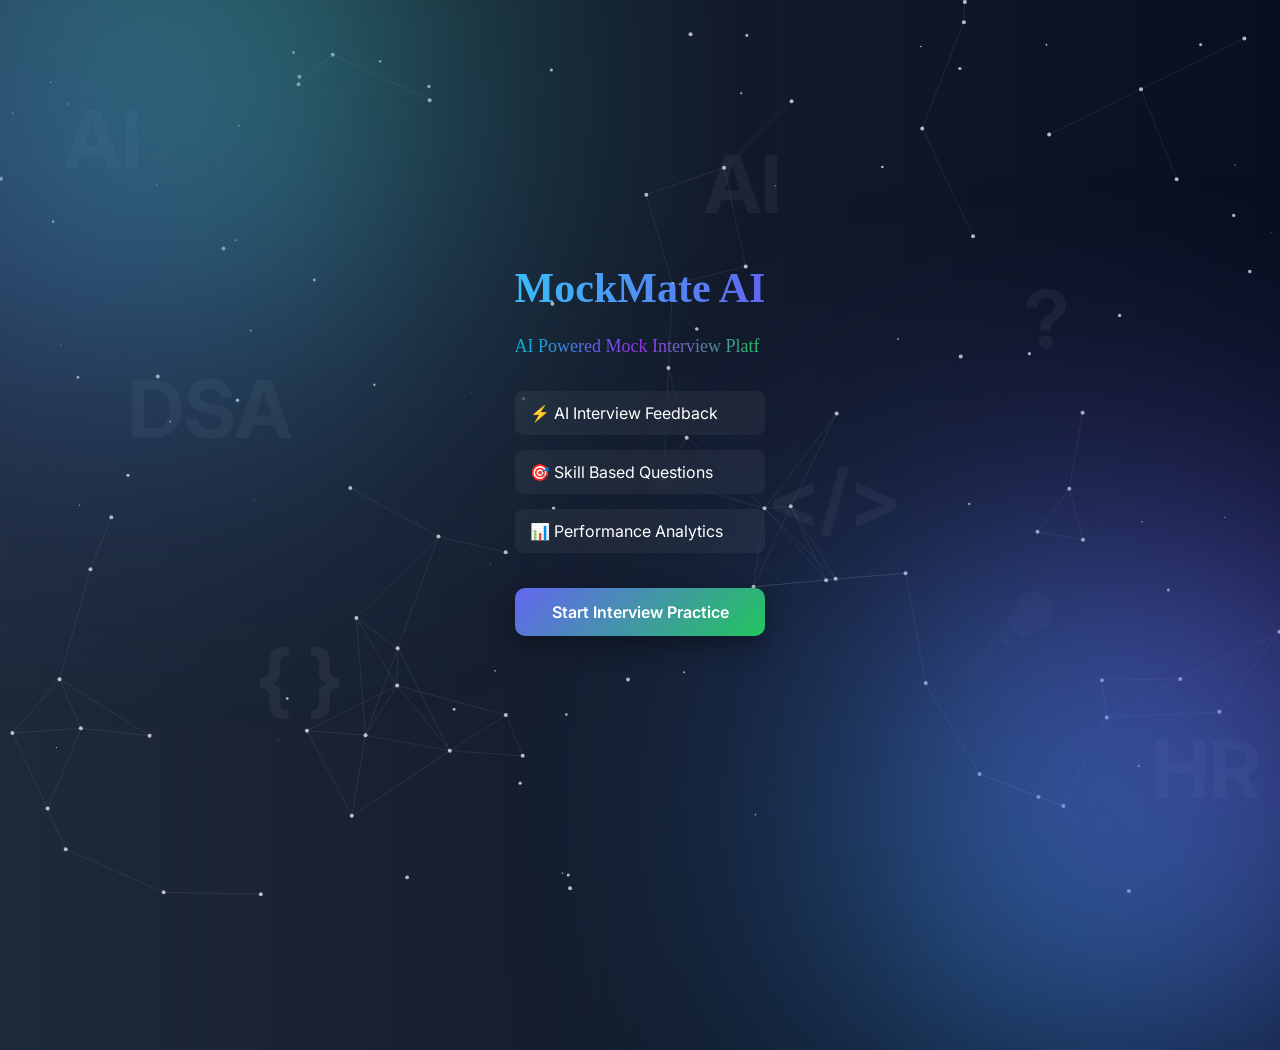
<file: frontend/index.html>
<!DOCTYPE html>
<html lang="en">
<head>
<meta charset="UTF-8">
<meta name="viewport" content="width=device-width, initial-scale=1.0">

<title>MockMate AI</title>

<link rel="stylesheet" href="style.css">

<link href="https://fonts.googleapis.com/css2?family=Inter:wght@300;400;500;600&display=swap" rel="stylesheet">

</head>

<body>

<canvas id="neural-network"></canvas>

<div class="cinematic-bg">
<span>AI</span>
<span>?</span>
<span>{ }</span>
<span>&lt;/&gt;</span>
<span>HR</span>
<span>DSA</span>
<span>AI</span>
<span>🎤</span>
</div>

<div class="background-blobs">
<div class="blob1"></div>
<div class="blob2"></div>
</div>

<div class="main-container">

<div class="left-panel">

<h1>MockMate AI</h1>

<p id="typing-text"></p>

<div class="features">
<div class="feature">⚡ AI Interview Feedback</div>
<div class="feature">🎯 Skill Based Questions</div>
<div class="feature">📊 Performance Analytics</div>
</div>

<button class="start-btn" onclick="openLogin()">Start Interview Practice</button>

</div>


<!-- LOGIN CARD -->

<div class="login-card">

<h2>Welcome Back</h2>
<p class="subtitle">Login to continue your preparation</p>

<form>

<div class="input-group">
<input type="email" required>
<label>Email Address</label>
</div>

<div class="input-group password-field">
<input type="password" id="password" required>
<label>Password</label>
<span class="toggle-password" onclick="togglePassword()">👁</span>
</div>

<div class="options">
<label>
<input type="checkbox"> Remember me
</label>
<a href="#">Forgot Password?</a>
</div>

<button type="button" class="login-btn" onclick="goDashboard()">Login</button>

<div class="divider">
<span>or continue with</span>
</div>

<div class="social-login">
<button class="google">Google</button>
<button class="github">GitHub</button>
</div>

<p class="signup">
Don't have an account?
<a href="javascript:void(0)" onclick="showSignup()">Create account</a>
</p>

</form>

</div>


<!-- SIGNUP CARD -->

<div class="signup-card" style="display:none;">

<h2>Create Account</h2>
<p class="subtitle">Start your interview preparation</p>

<form>

<div class="input-group">
<input type="text" required>
<label>First Name</label>
</div>

<div class="input-group">
<input type="text" required>
<label>Last Name</label>
</div>

<div class="input-group">
<input type="tel" required>
<label>Phone Number</label>
</div>

<div class="input-group">
<input type="email" required>
<label>Email</label>
</div>

<div class="input-group">
<input type="password" required>
<label>Create Password</label>
</div>

<div class="select-group">
<label>Interview Interest</label>

<select>
<option>HR Interview</option>
<option>Technical Interview</option>
<option>Data Structures</option>
<option>System Design</option>
<option>Behavioral Interview</option>
</select>

</div>

<button type="button" class="login-btn" onclick="createAccount()">Create Account</button>

<p class="signup">
Already have an account?
<a href="javascript:void(0)" onclick="showLogin()">Login</a>
</p>

</form>

</div>

</div>

<script src="script.js"></script>

</body>
</html>
</file>
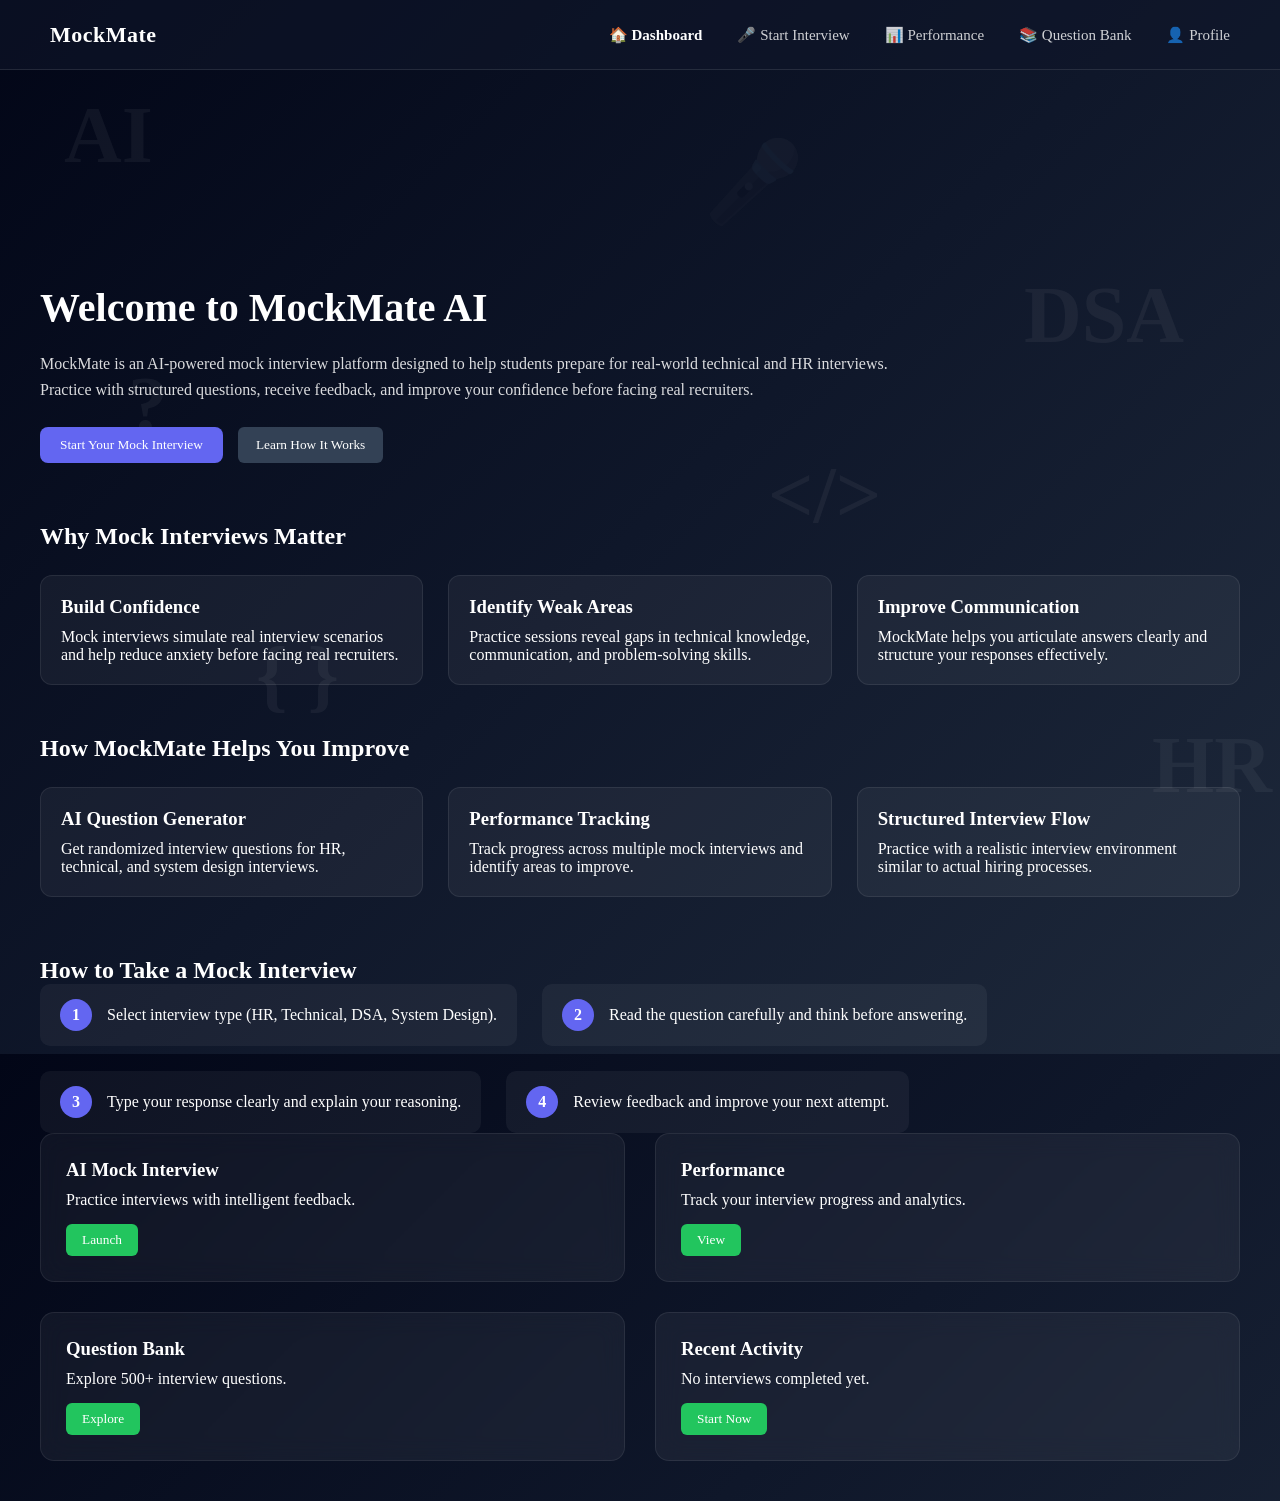
<file: frontend/dashboard.html>
<!DOCTYPE html>
<html lang="en">
<head>

<meta charset="UTF-8">
<meta name="viewport" content="width=device-width, initial-scale=1.0">

<title>MockMate Dashboard</title>

<link rel="stylesheet" href="dashboard.css">

</head>

<body>
<canvas id="dashboard-network"></canvas>

<div class="cinematic-bg">

<span>AI</span>
<span>DSA</span>
<span>{ }</span>
<span>&lt;/&gt;</span>
<span>HR</span>
<span>?</span>
<span>🎤</span>

</div>
<div class="dashboard-container">

<!-- SIDEBAR -->

<nav class="navbar">

<div class="logo">
MockMate
</div>

<ul class="nav-links">

<li class="active">🏠 Dashboard</li>
<li>🎤 Start Interview</li>
<li onclick="goPerformance()">📊 Performance</li>
<li>📚 Question Bank</li>
<li>👤 Profile</li>

</ul>

</nav>


<!-- MAIN CONTENT -->

<div class="main-content">

<div class="hero-section">

<h1>Welcome to MockMate AI</h1>

<p>
MockMate is an AI-powered mock interview platform designed to help students
prepare for real-world technical and HR interviews. Practice with structured
questions, receive feedback, and improve your confidence before facing real recruiters.
</p>

<div class="hero-buttons">

<button class="start-interview" onclick="openInterviewModal()">
Start Your Mock Interview
</button>

<button class="learn-more">
Learn How It Works
</button>

</div>

</div>
<div class="info-section">

<h2>Why Mock Interviews Matter</h2>

<div class="info-grid">

<div class="info-card">
<h3>Build Confidence</h3>
<p>
Mock interviews simulate real interview scenarios and help reduce anxiety
before facing real recruiters.
</p>
</div>

<div class="info-card">
<h3>Identify Weak Areas</h3>
<p>
Practice sessions reveal gaps in technical knowledge, communication,
and problem-solving skills.
</p>
</div>

<div class="info-card">
<h3>Improve Communication</h3>
<p>
MockMate helps you articulate answers clearly and structure your responses effectively.
</p>
</div>

</div>

</div>

<div class="info-section">

<h2>How MockMate Helps You Improve</h2>

<div class="info-grid">

<div class="info-card">
<h3>AI Question Generator</h3>
<p>
Get randomized interview questions for HR, technical, and system design interviews.
</p>
</div>

<div class="info-card">
<h3>Performance Tracking</h3>
<p>
Track progress across multiple mock interviews and identify areas to improve.
</p>
</div>

<div class="info-card">
<h3>Structured Interview Flow</h3>
<p>
Practice with a realistic interview environment similar to actual hiring processes.
</p>
</div>

</div>

</div>

<div class="guide-section">

<h2>How to Take a Mock Interview</h2>

<div class="steps">

<div class="step">
<span>1</span>
<p>Select interview type (HR, Technical, DSA, System Design).</p>
</div>

<div class="step">
<span>2</span>
<p>Read the question carefully and think before answering.</p>
</div>

<div class="step">
<span>3</span>
<p>Type your response clearly and explain your reasoning.</p>
</div>

<div class="step">
<span>4</span>
<p>Review feedback and improve your next attempt.</p>
</div>

</div>

</div>
<!-- CARDS -->

<div class="card-grid">

<div class="card">

<h3>AI Mock Interview</h3>

<p>Practice interviews with intelligent feedback.</p>

<button>Launch</button>

</div>


<div class="card">

<h3>Performance</h3>

<p>Track your interview progress and analytics.</p>

<button onclick="goPerformance()">View</button>

</div>


<div class="card">

<h3>Question Bank</h3>

<p>Explore 500+ interview questions.</p>

<button>Explore</button>

</div>


<div class="card">

<h3>Recent Activity</h3>

<p>No interviews completed yet.</p>

<button>Start Now</button>

</div>

</div>

</div>

</div>
<div class="interview-modal" id="interviewModal">

<div class="modal-content">

<h2>Select Interview Type</h2>

<div class="interview-options">

<button onclick="startInterview('HR')">HR Interview</button>

<button onclick="startInterview('Technical')">Technical Interview</button>

<button onclick="startInterview('DSA')">Data Structures</button>

<button onclick="startInterview('System Design')">System Design</button>

</div>

<button class="close-modal" onclick="closeInterviewModal()">Close</button>

</div>

</div>

<script src="dashboard.js"></script>

</body>
</html>
</file>
<file: frontend/style.css>
*{
margin:0;
padding:0;
box-sizing:border-box;
font-family:'Inter',sans-serif;
}

body{
height:100vh;
background:linear-gradient(270deg,#0f172a,#1e293b,#020617,#1e293b);
background-size:400% 400%;
animation:gradientMove 12s ease infinite;
color:white;
overflow:hidden;
}

@keyframes gradientMove{
0%{
background-position:0% 50%;
}
50%{
background-position:100% 50%;
}
100%{
background-position:0% 50%;
}
}

/* glowing background */

.background-blobs{
position:absolute;
width:100%;
height:100%;
z-index:-1;
}

.blob1{
position:absolute;
width:500px;
height:500px;
background:linear-gradient(45deg,#4f46e5,#22c55e);
border-radius:50%;
filter:blur(150px);
top:-150px;
left:-100px;
animation:floatBlob1 18s ease-in-out infinite;
}

.blob2{
position:absolute;
width:500px;
height:500px;
background:linear-gradient(45deg,#06b6d4,#9333ea);
border-radius:50%;
filter:blur(150px);
bottom:-150px;
right:-100px;
animation:floatBlob2 20s ease-in-out infinite;
}


/* main layout */

.main-container{
display:flex;
height:100vh;
align-items:center;
justify-content:center;
gap:80px;
padding:40px;
}


/* left info panel */

.left-panel{
max-width:450px;
display:flex;
flex-direction:column;
justify-content:center;
}

.left-panel h1{
font-size:42px;
margin-bottom:20px;

font-family:"Times New Roman",serif;

background:linear-gradient(90deg,#38bdf8,#6366f1,#22c55e);
background-size:200%;

-webkit-background-clip:text;
-webkit-text-fill-color:transparent;

animation:gradientShift 6s linear infinite;
}

.left-panel p{
color:#cbd5f5;
line-height:1.7;
margin-bottom:30px;

max-width:420px;   /* prevents text from stretching */
word-wrap:break-word;
text-align:left;

font-size:17px;
}
.features{
display:flex;
flex-direction:column;
gap:15px;
}

.feature{
background:rgba(255,255,255,0.05);
padding:12px 15px;
border-radius:8px;
backdrop-filter:blur(10px);
}


/* glass login card */

.login-card{
width:350px;
padding:40px;

display:none;

background:rgba(255,255,255,0.08);
border:1px solid rgba(255,255,255,0.1);
backdrop-filter:blur(25px);
border-radius:16px;
box-shadow:0 20px 50px rgba(0,0,0,0.4);
}

.login-card h2{
margin-bottom:5px;
}

.subtitle{
font-size:14px;
color:#cbd5f5;
margin-bottom:30px;
}


/* floating inputs */

.input-group{
position:relative;
margin-bottom:20px;
}

.input-group input{
width:100%;
padding:12px;
border-radius:8px;
border:none;
background:rgba(255,255,255,0.08);
color:white;
outline:none;
}

.input-group label{
position:absolute;
left:12px;
top:12px;
font-size:14px;
color:#94a3b8;
pointer-events:none;
transition:0.3s;
}

.input-group input:focus + label,
.input-group input:valid + label{
top:-8px;
font-size:11px;
color:#38bdf8;
}


/* options */

.options{
display:flex;
justify-content:space-between;
font-size:13px;
margin-bottom:20px;
}

.options a{
color:#38bdf8;
text-decoration:none;
}


/* login button */

.login-btn{
width:100%;
padding:12px;
background:linear-gradient(135deg,#6366f1,#22c55e);
border:none;
border-radius:8px;
color:white;
font-weight:500;
cursor:pointer;
transition:0.3s;
}

.login-btn:hover{
transform:scale(1.03);
}

.signup-card{
width:350px;
padding:40px;

background:rgba(255,255,255,0.08);
border:1px solid rgba(255,255,255,0.1);

backdrop-filter:blur(25px);

border-radius:16px;
box-shadow:0 20px 50px rgba(0,0,0,0.4);

position:absolute;
top:50%;
left:50%;

transform:translate(-50%,-50%);

display:none;

z-index:5;
}
.select-group{
margin-bottom:20px;
}

.select-group select{
width:100%;
padding:10px;
border-radius:8px;
border:none;
background:rgba(255,255,255,0.08);
color:white;
}
/* divider */

.divider{
text-align:center;
margin:20px 0;
font-size:12px;
color:#94a3b8;
}

/* password eye icon */

.password-field{
position:relative;
}

.toggle-password{
position:absolute;
right:12px;
top:12px;
cursor:pointer;
font-size:16px;
color:#94a3b8;
}

.toggle-password:hover{
color:#38bdf8;
}

/* social buttons */

.social-login{
display:flex;
gap:10px;
}

.social-login button{
flex:1;
padding:10px;
border-radius:8px;
border:none;
cursor:pointer;
}

.google{
background:#db4437;
color:white;
}

.github{
background:#1f2937;
color:white;
}

@keyframes floatBlob1{
0%{
transform:translate(0px,0px) scale(1);
}
50%{
transform:translate(60px,40px) scale(1.1);
}
100%{
transform:translate(0px,0px) scale(1);
}
}

@keyframes floatBlob2{
0%{
transform:translate(0px,0px) scale(1);
}
50%{
transform:translate(-60px,-40px) scale(1.1);
}
100%{
transform:translate(0px,0px) scale(1);
}
}

@keyframes gradientShift{
0%{
background-position:0%;
}
100%{
background-position:200%;
}
}

/* signup */

.signup{
text-align:center;
margin-top:20px;
font-size:14px;
}

.signup a{
color:#38bdf8;
text-decoration:none;
}

/* particle canvas */

#particles{
position:fixed;
top:0;
left:0;
width:100%;
height:100%;
z-index:-2;
pointer-events:none;
}

#typing-text{
font-family:"Times New Roman",serif;
font-size:18px;
line-height:1.6;

background:linear-gradient(90deg,#06b6d4,#9333ea,#22c55e);
-webkit-background-clip:text;
-webkit-text-fill-color:transparent;
}

.start-btn{
margin-top:35px;
padding:14px 32px;

background:linear-gradient(135deg,#6366f1,#22c55e);

border:none;
border-radius:10px;

color:white;
font-size:16px;
font-weight:600;

cursor:pointer;

box-shadow:0 10px 25px rgba(0,0,0,0.35);

transition:all 0.3s ease;
}

/* floating hover effect */

.start-btn:hover{
transform:translateY(-4px) scale(1.03);
box-shadow:0 15px 35px rgba(0,0,0,0.45);
}

.left-panel .start-btn{
display:inline-block;
}
/* cinematic floating background */

.cinematic-bg{
position:fixed;
top:0;
left:0;
width:100%;
height:100%;
z-index:-3;
overflow:hidden;
pointer-events:none;
}

.cinematic-bg span{
position:absolute;
color:rgba(255,255,255,0.05);
font-size:80px;
font-weight:bold;
animation:floatSymbols 20s linear infinite;
}

/* random positions */

.cinematic-bg span:nth-child(1){top:10%;left:5%;}
.cinematic-bg span:nth-child(2){top:30%;left:80%;}
.cinematic-bg span:nth-child(3){top:70%;left:20%;}
.cinematic-bg span:nth-child(4){top:50%;left:60%;}
.cinematic-bg span:nth-child(5){top:80%;left:90%;}
.cinematic-bg span:nth-child(6){top:40%;left:10%;}
.cinematic-bg span:nth-child(7){top:15%;left:55%;}
.cinematic-bg span:nth-child(8){top:65%;left:75%;}

/* animation */

@keyframes floatSymbols{

0%{
transform:translateY(0px) rotate(0deg);
opacity:0.3;
}

50%{
transform:translateY(-40px) rotate(180deg);
opacity:0.6;
}

100%{
transform:translateY(0px) rotate(360deg);
opacity:0.3;
}

}
#neural-network{
position:fixed;
top:0;
left:0;
width:100%;
height:100%;
z-index:-4;
}
</file>
<file: frontend/dashboard.css>
*{
margin:0;
padding:0;
box-sizing:border-box;
font-family:Inter;
}

/* BODY BACKGROUND (Improves glass blur visibility) */

body{
background:linear-gradient(135deg,#020617,#0f172a,#1e293b);
color:white;
min-height:100vh;
}

/* MAIN DASHBOARD CONTAINER */

.dashboard-container{
display:flex;
flex-direction:column;
height:100vh;
}


/* =========================
   GLASSMORPHISM NAVBAR
========================= */

/* FULL WIDTH GLASS NAVBAR */

.navbar{

position:fixed;
top:0;
left:0;

width:100%;
height:70px;

display:flex;
align-items:center;
justify-content:space-between;

padding:0 50px;

background:rgba(15,23,42,0.6);

border-bottom:1px solid rgba(255,255,255,0.1);

backdrop-filter:blur(0px);
-webkit-backdrop-filter:blur(0px);

transition:all 0.3s ease;

z-index:1000;

}
/* GLASS EFFECT WHEN SCROLL */

.navbar.scrolled{

background:rgba(15,23,42,0.4);

backdrop-filter:blur(16px);
-webkit-backdrop-filter:blur(16px);

box-shadow:0 10px 30px rgba(0,0,0,0.35);

}

/* LOGO */

.logo{
font-size:22px;
font-weight:600;
letter-spacing:0.5px;
}


/* NAV LINKS */

.nav-links{
list-style:none;
display:flex;
gap:35px;
}

.nav-links li{
cursor:pointer;
opacity:0.8;
transition:all 0.25s ease;
font-size:15px;
}

.nav-links li:hover{
opacity:1;
transform:translateY(-2px);
}

.nav-links .active{
opacity:1;
font-weight:600;
}


/* =========================
   MAIN CONTENT
========================= */

.main-content{
margin-top:90px;
padding:40px;
flex:1;
}


.start-interview{
padding:10px 20px;
border:none;
background:#6366f1;
border-radius:8px;
color:white;
cursor:pointer;
transition:0.3s;
}

.start-interview:hover{
background:#4f46e5;
}

/* HERO SECTION */

.hero-section{
margin-bottom:60px;
max-width:900px;
}

.hero-section h1{
font-size:40px;
margin-bottom:20px;
}

.hero-section p{
opacity:0.85;
line-height:1.6;
margin-bottom:25px;
}

.hero-buttons{
display:flex;
gap:15px;
}

.learn-more{
padding:10px 18px;
border:none;
background:#334155;
color:white;
border-radius:6px;
cursor:pointer;
}


/* INFO SECTIONS */

.info-section{
margin-top:50px;
}

.info-section h2{
margin-bottom:25px;
}

.info-grid{
display:grid;
grid-template-columns:repeat(3,1fr);
gap:25px;
}

.info-card{
background:rgba(255,255,255,0.05);
padding:20px;
border-radius:12px;
border:1px solid rgba(255,255,255,0.08);
}

.info-card h3{
margin-bottom:10px;
}


/* GUIDE */

.guide-section{
margin-top:60px;
}

.steps{
display:flex;
gap:25px;
flex-wrap:wrap;
}

.step{
display:flex;
align-items:center;
gap:15px;
background:rgba(255,255,255,0.05);
padding:15px 20px;
border-radius:10px;
}

.step span{
background:#6366f1;
width:32px;
height:32px;
display:flex;
align-items:center;
justify-content:center;
border-radius:50%;
font-weight:bold;
}
/* =========================
   CARD GRID
========================= */

.card-grid{
display:grid;
grid-template-columns:repeat(2,1fr);
gap:30px;
}


/* GLASS CARDS */

.card{
background:rgba(255,255,255,0.05);
padding:25px;
border-radius:14px;

border:1px solid rgba(255,255,255,0.08);

backdrop-filter:blur(12px);

transition:all 0.3s ease;
}


/* CARD HOVER EFFECT */

.card:hover{
transform:translateY(-6px);
box-shadow:0 10px 35px rgba(0,0,0,0.35);
border:1px solid rgba(255,255,255,0.15);
}


.card h3{
margin-bottom:10px;
}


/* CARD BUTTON */

.card button{
margin-top:15px;
padding:8px 16px;

border:none;

background:#22c55e;
color:white;

border-radius:6px;

cursor:pointer;

transition:0.2s;
}

.card button:hover{
background:#16a34a;
}


/* =========================
   INTERVIEW MODAL
========================= */

.interview-modal{

position:fixed;
top:0;
left:0;

width:100%;
height:100%;

background:rgba(0,0,0,0.7);

display:none;
align-items:center;
justify-content:center;

z-index:2000;
}


.modal-content{

background:#020617;

padding:40px;

border-radius:14px;

text-align:center;

width:400px;

border:1px solid rgba(255,255,255,0.08);

box-shadow:0 20px 40px rgba(0,0,0,0.5);

}

.modal-content h2{
margin-bottom:25px;
}


/* INTERVIEW OPTIONS */

.interview-options{
display:flex;
flex-direction:column;
gap:15px;
}

.interview-options button{

padding:12px;

border:none;

border-radius:8px;

background:#6366f1;

color:white;

cursor:pointer;

transition:0.2s;
}

.interview-options button:hover{
background:#4f46e5;
}


/* CLOSE BUTTON */

.close-modal{

margin-top:20px;

padding:8px 16px;

border:none;

background:#ef4444;

color:white;

border-radius:6px;

cursor:pointer;

transition:0.2s;
}

.close-modal:hover{
background:#dc2626;
}

/* cinematic floating background */

.cinematic-bg{
position:fixed;
top:0;
left:0;
width:100%;
height:100%;
z-index:-3;
overflow:hidden;
pointer-events:none;
}

.cinematic-bg span{
position:absolute;
color:rgba(255,255,255,0.05);
font-size:80px;
font-weight:bold;
animation:floatSymbols 20s linear infinite;
}

/* random positions */

.cinematic-bg span:nth-child(1){top:10%;left:5%;}
.cinematic-bg span:nth-child(2){top:30%;left:80%;}
.cinematic-bg span:nth-child(3){top:70%;left:20%;}
.cinematic-bg span:nth-child(4){top:50%;left:60%;}
.cinematic-bg span:nth-child(5){top:80%;left:90%;}
.cinematic-bg span:nth-child(6){top:40%;left:10%;}
.cinematic-bg span:nth-child(7){top:15%;left:55%;}
.cinematic-bg span:nth-child(8){top:65%;left:75%;}

/* animation */

@keyframes floatSymbols{

0%{
transform:translateY(0px) rotate(0deg);
opacity:0.3;
}

50%{
transform:translateY(-40px) rotate(180deg);
opacity:0.6;
}

100%{
transform:translateY(0px) rotate(360deg);
opacity:0.3;
}

}

#neural-network{
position:fixed;
top:0;
left:0;
width:100%;
height:100%;
z-index:-4;
}
</file>
